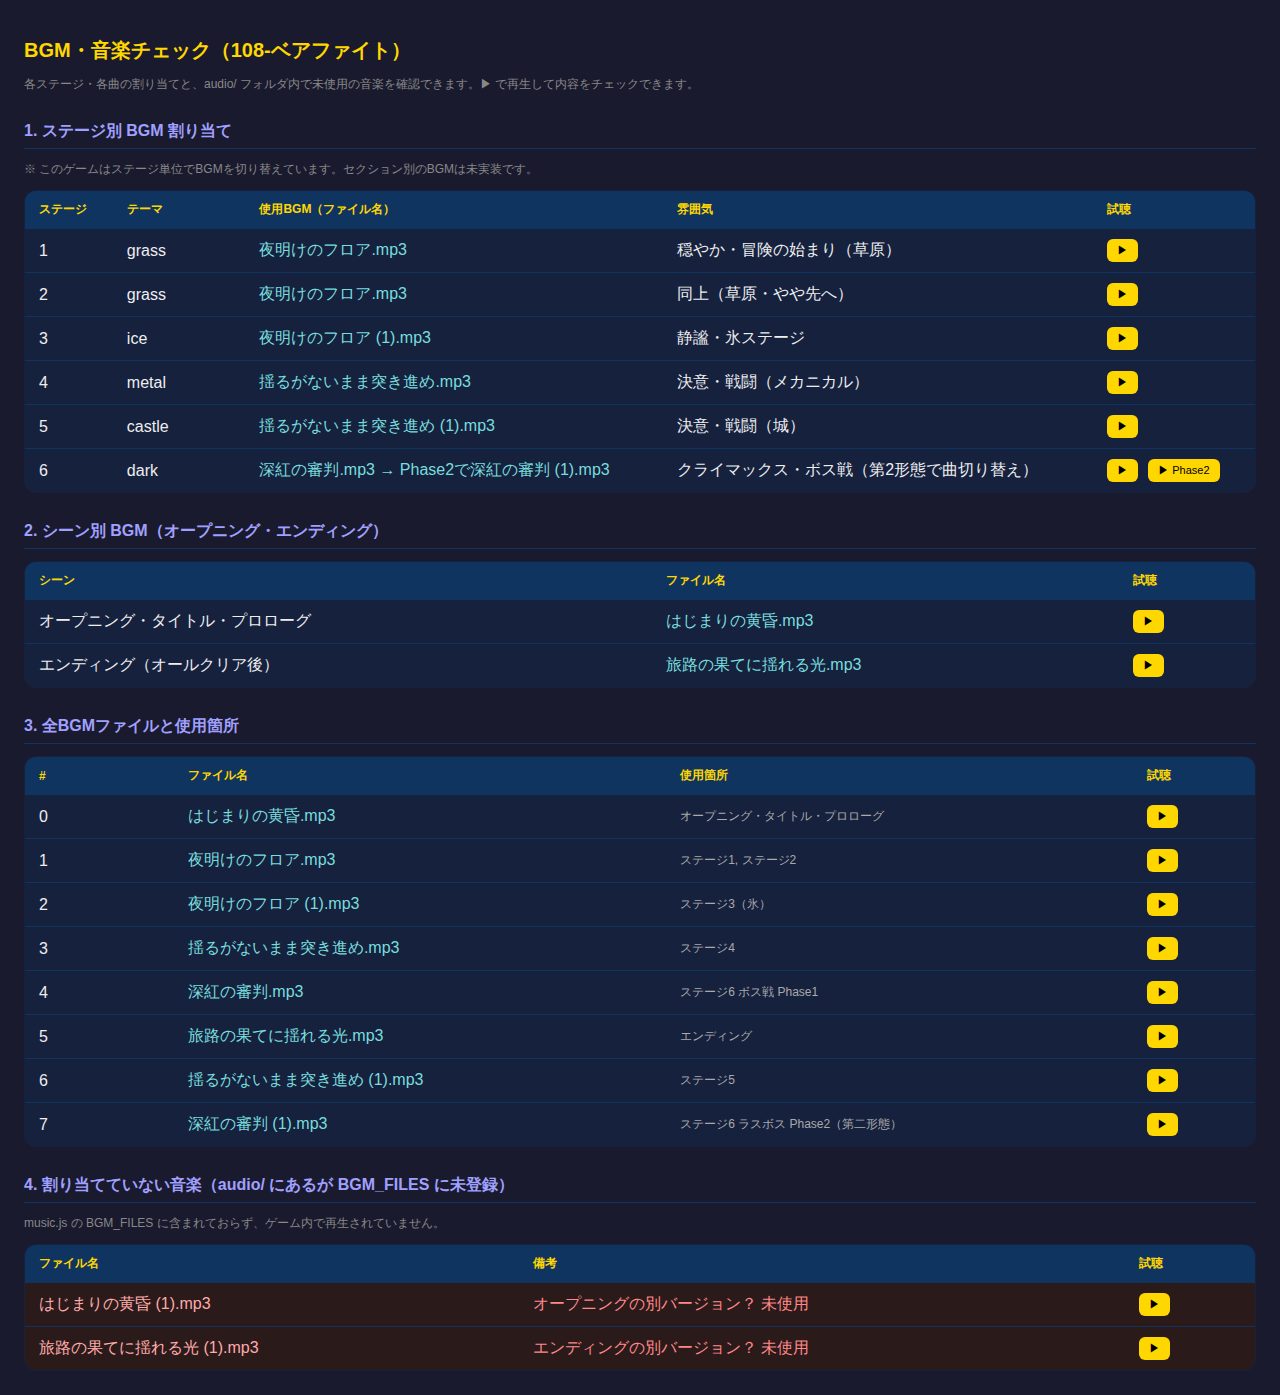
<file: check-music.html>
<!DOCTYPE html>
<html lang="ja">
<head>
  <meta charset="UTF-8">
  <meta name="viewport" content="width=device-width, initial-scale=1.0">
  <title>BGM・音楽チェック — 108-ベアファイト</title>
  <style>
    * { box-sizing: border-box; }
    body {
      font-family: sans-serif;
      background: #1a1a2e;
      color: #eee;
      padding: 24px;
      margin: 0;
    }
    h1 { font-size: 20px; margin-bottom: 8px; color: #ffd700; }
    .note { font-size: 12px; color: #888; margin-bottom: 24px; }
    h2 {
      font-size: 16px;
      margin: 28px 0 12px 0;
      color: #a0a0ff;
      border-bottom: 1px solid #0f3460;
      padding-bottom: 6px;
    }
    table {
      width: 100%;
      border-collapse: collapse;
      background: #16213e;
      border-radius: 12px;
      overflow: hidden;
      border: 1px solid #0f3460;
    }
    th, td {
      padding: 10px 14px;
      text-align: left;
      border-bottom: 1px solid #0f3460;
    }
    th {
      background: #0f3460;
      color: #ffd700;
      font-size: 12px;
    }
    tr:last-child td { border-bottom: none; }
    tr:hover td { background: #1a2a4e; }
    td:nth-child(1) { min-width: 80px; }
    td:nth-child(2) { min-width: 120px; }
    .file { color: #7dd; word-break: break-all; }
    .usage { font-size: 12px; color: #aaa; }
    .unassigned { background: #2a1a1a !important; color: #f88; }
    .unassigned .file { color: #faa; }
    .play-btn {
      display: inline-block;
      padding: 4px 10px;
      font-size: 11px;
      background: #ffd700;
      color: #000;
      border: none;
      border-radius: 6px;
      cursor: pointer;
      margin-right: 6px;
    }
    .play-btn:hover { background: #ffdd44; }
    .play-btn.stop { background: #666; color: #fff; }
    .playing { outline: 2px solid #ffd700; outline-offset: 2px; }
    ul { margin: 8px 0; padding-left: 20px; color: #ccc; font-size: 13px; }
    .section-note { font-size: 12px; color: #888; margin-top: 8px; }
  </style>
</head>
<body>
  <h1>BGM・音楽チェック（108-ベアファイト）</h1>
  <p class="note">各ステージ・各曲の割り当てと、audio/ フォルダ内で未使用の音楽を確認できます。▶ で再生して内容をチェックできます。</p>

  <h2>1. ステージ別 BGM 割り当て</h2>
  <p class="section-note">※ このゲームはステージ単位でBGMを切り替えています。セクション別のBGMは未実装です。</p>
  <table>
    <thead>
      <tr>
        <th>ステージ</th>
        <th>テーマ</th>
        <th>使用BGM（ファイル名）</th>
        <th>雰囲気</th>
        <th>試聴</th>
      </tr>
    </thead>
    <tbody>
      <tr>
        <td>1</td>
        <td>grass</td>
        <td class="file">夜明けのフロア.mp3</td>
        <td>穏やか・冒険の始まり（草原）</td>
        <td><button class="play-btn" data-src="audio/夜明けのフロア.mp3">▶</button></td>
      </tr>
      <tr>
        <td>2</td>
        <td>grass</td>
        <td class="file">夜明けのフロア.mp3</td>
        <td>同上（草原・やや先へ）</td>
        <td><button class="play-btn" data-src="audio/夜明けのフロア.mp3">▶</button></td>
      </tr>
      <tr>
        <td>3</td>
        <td>ice</td>
        <td class="file">夜明けのフロア (1).mp3</td>
        <td>静謐・氷ステージ</td>
        <td><button class="play-btn" data-src="audio/夜明けのフロア (1).mp3">▶</button></td>
      </tr>
      <tr>
        <td>4</td>
        <td>metal</td>
        <td class="file">揺るがないまま突き進め.mp3</td>
        <td>決意・戦闘（メカニカル）</td>
        <td><button class="play-btn" data-src="audio/揺るがないまま突き進め.mp3">▶</button></td>
      </tr>
      <tr>
        <td>5</td>
        <td>castle</td>
        <td class="file">揺るがないまま突き進め (1).mp3</td>
        <td>決意・戦闘（城）</td>
        <td><button class="play-btn" data-src="audio/揺るがないまま突き進め (1).mp3">▶</button></td>
      </tr>
      <tr>
        <td>6</td>
        <td>dark</td>
        <td class="file">深紅の審判.mp3 → Phase2で深紅の審判 (1).mp3</td>
        <td>クライマックス・ボス戦（第2形態で曲切り替え）</td>
        <td><button class="play-btn" data-src="audio/深紅の審判.mp3">▶</button> <button class="play-btn" data-src="audio/深紅の審判 (1).mp3">▶ Phase2</button></td>
      </tr>
    </tbody>
  </table>

  <h2>2. シーン別 BGM（オープニング・エンディング）</h2>
  <table>
    <thead>
      <tr>
        <th>シーン</th>
        <th>ファイル名</th>
        <th>試聴</th>
      </tr>
    </thead>
    <tbody>
      <tr>
        <td>オープニング・タイトル・プロローグ</td>
        <td class="file">はじまりの黄昏.mp3</td>
        <td><button class="play-btn" data-src="audio/はじまりの黄昏.mp3">▶</button></td>
      </tr>
      <tr>
        <td>エンディング（オールクリア後）</td>
        <td class="file">旅路の果てに揺れる光.mp3</td>
        <td><button class="play-btn" data-src="audio/旅路の果てに揺れる光.mp3">▶</button></td>
      </tr>
    </tbody>
  </table>

  <h2>3. 全BGMファイルと使用箇所</h2>
  <table>
    <thead>
      <tr>
        <th>#</th>
        <th>ファイル名</th>
        <th>使用箇所</th>
        <th>試聴</th>
      </tr>
    </thead>
    <tbody>
      <tr>
        <td>0</td>
        <td class="file">はじまりの黄昏.mp3</td>
        <td class="usage">オープニング・タイトル・プロローグ</td>
        <td><button class="play-btn" data-src="audio/はじまりの黄昏.mp3">▶</button></td>
      </tr>
      <tr>
        <td>1</td>
        <td class="file">夜明けのフロア.mp3</td>
        <td class="usage">ステージ1, ステージ2</td>
        <td><button class="play-btn" data-src="audio/夜明けのフロア.mp3">▶</button></td>
      </tr>
      <tr>
        <td>2</td>
        <td class="file">夜明けのフロア (1).mp3</td>
        <td class="usage">ステージ3（氷）</td>
        <td><button class="play-btn" data-src="audio/夜明けのフロア (1).mp3">▶</button></td>
      </tr>
      <tr>
        <td>3</td>
        <td class="file">揺るがないまま突き進め.mp3</td>
        <td class="usage">ステージ4</td>
        <td><button class="play-btn" data-src="audio/揺るがないまま突き進め.mp3">▶</button></td>
      </tr>
      <tr>
        <td>4</td>
        <td class="file">深紅の審判.mp3</td>
        <td class="usage">ステージ6 ボス戦 Phase1</td>
        <td><button class="play-btn" data-src="audio/深紅の審判.mp3">▶</button></td>
      </tr>
      <tr>
        <td>5</td>
        <td class="file">旅路の果てに揺れる光.mp3</td>
        <td class="usage">エンディング</td>
        <td><button class="play-btn" data-src="audio/旅路の果てに揺れる光.mp3">▶</button></td>
      </tr>
      <tr>
        <td>6</td>
        <td class="file">揺るがないまま突き進め (1).mp3</td>
        <td class="usage">ステージ5</td>
        <td><button class="play-btn" data-src="audio/揺るがないまま突き進め (1).mp3">▶</button></td>
      </tr>
      <tr>
        <td>7</td>
        <td class="file">深紅の審判 (1).mp3</td>
        <td class="usage">ステージ6 ラスボス Phase2（第二形態）</td>
        <td><button class="play-btn" data-src="audio/深紅の審判 (1).mp3">▶</button></td>
      </tr>
    </tbody>
  </table>

  <h2>4. 割り当てていない音楽（audio/ にあるが BGM_FILES に未登録）</h2>
  <p class="section-note">music.js の BGM_FILES に含まれておらず、ゲーム内で再生されていません。</p>
  <table>
    <thead>
      <tr>
        <th>ファイル名</th>
        <th>備考</th>
        <th>試聴</th>
      </tr>
    </thead>
    <tbody>
      <tr class="unassigned">
        <td class="file">はじまりの黄昏 (1).mp3</td>
        <td>オープニングの別バージョン？ 未使用</td>
        <td><button class="play-btn" data-src="audio/はじまりの黄昏 (1).mp3">▶</button></td>
      </tr>
      <tr class="unassigned">
        <td class="file">旅路の果てに揺れる光 (1).mp3</td>
        <td>エンディングの別バージョン？ 未使用</td>
        <td><button class="play-btn" data-src="audio/旅路の果てに揺れる光 (1).mp3">▶</button></td>
      </tr>
    </tbody>
  </table>

  <script>
    (function() {
      var currentAudio = null;
      function stopAll() {
        if (currentAudio) {
          currentAudio.pause();
          currentAudio.currentTime = 0;
          currentAudio = null;
        }
        document.querySelectorAll('.play-btn').forEach(function(btn) {
          btn.textContent = '▶';
          btn.classList.remove('stop');
          btn.parentElement.closest('tr') && btn.parentElement.closest('tr').classList.remove('playing');
        });
      }
      document.querySelectorAll('.play-btn').forEach(function(btn) {
        btn.addEventListener('click', function() {
          var src = this.getAttribute('data-src');
          if (!src) return;
          if (currentAudio && currentAudio.src && currentAudio.src.indexOf(src) !== -1 && !currentAudio.paused) {
            stopAll();
            return;
          }
          stopAll();
          currentAudio = new Audio(src);
          currentAudio.volume = 0.6;
          currentAudio.loop = false;
          var tr = this.closest('tr');
          tr && tr.classList.add('playing');
          this.textContent = '■';
          this.classList.add('stop');
          currentAudio.play().catch(function() {});
          currentAudio.onended = currentAudio.onerror = function() {
            if (currentAudio && currentAudio.src.indexOf(src) !== -1) {
              btn.textContent = '▶';
              btn.classList.remove('stop');
              tr && tr.classList.remove('playing');
            }
          };
        });
      });
    })();
  </script>
</body>
</html>
</file>
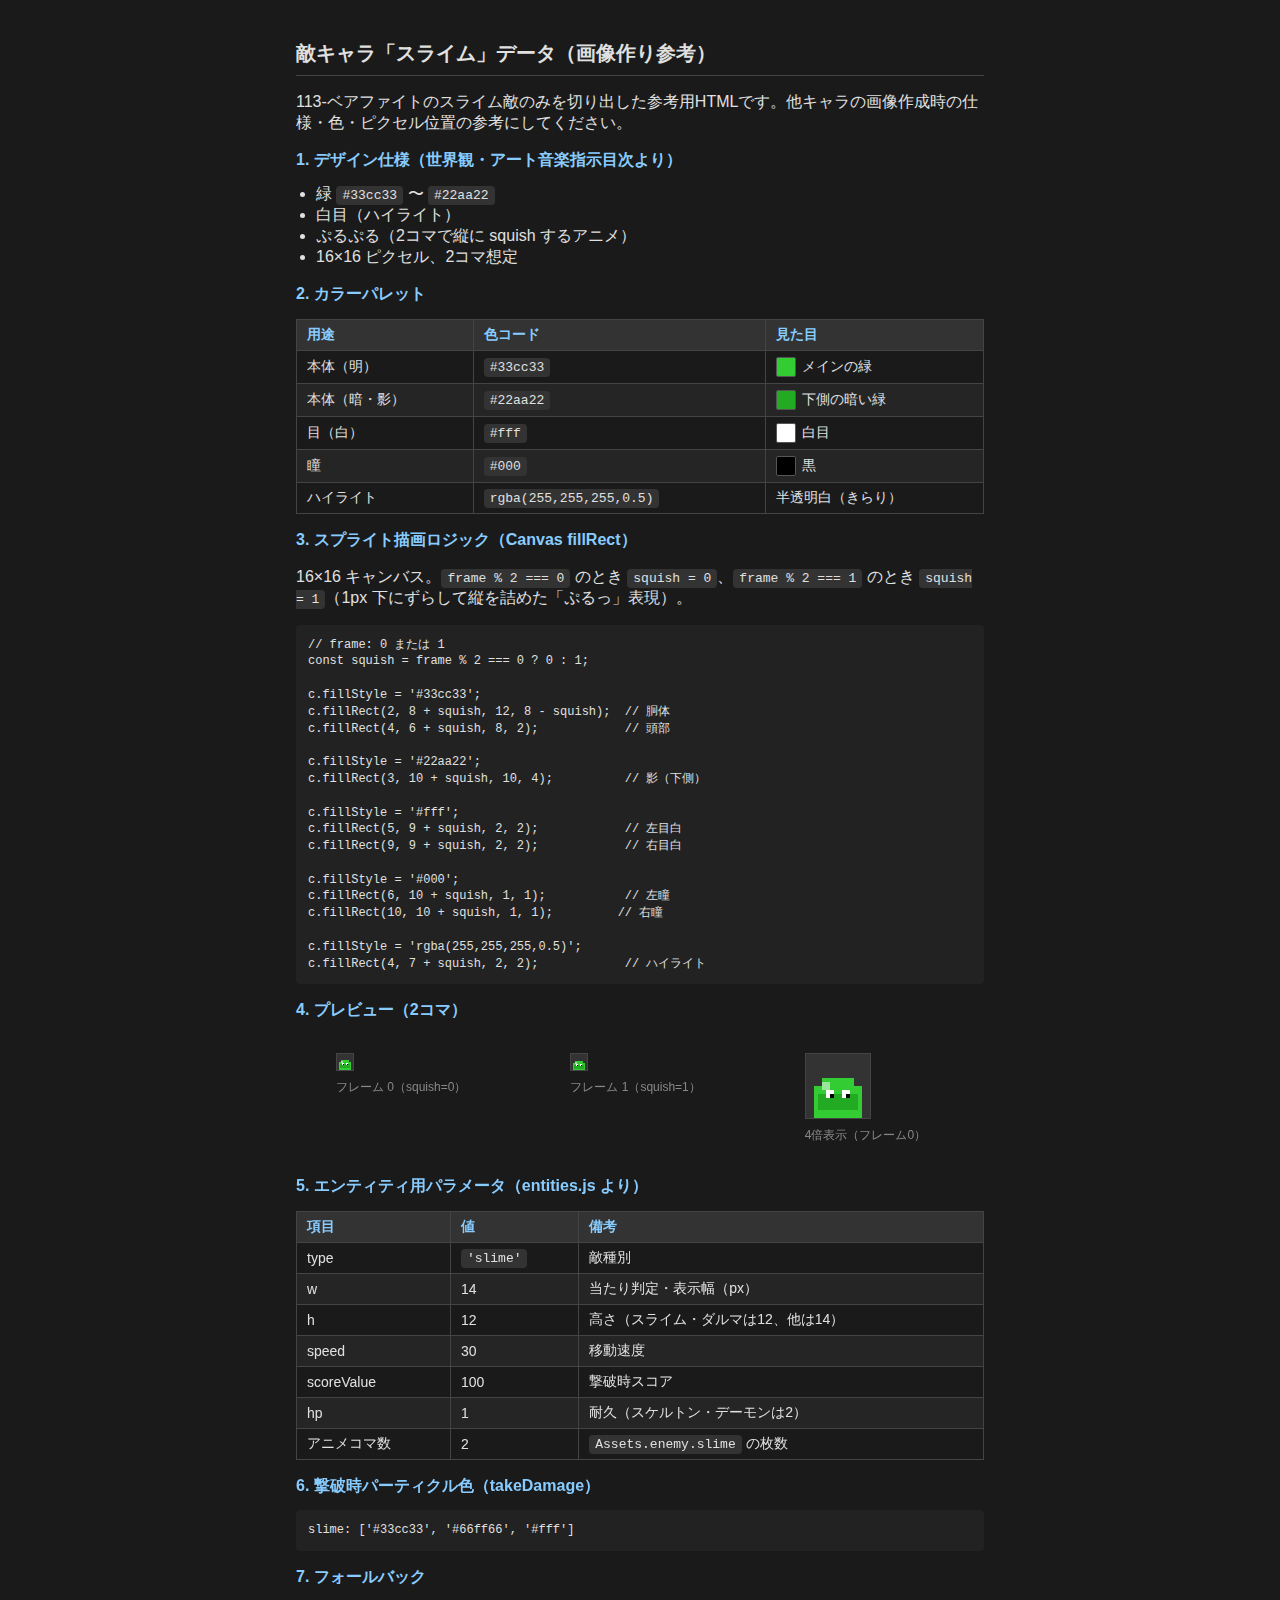
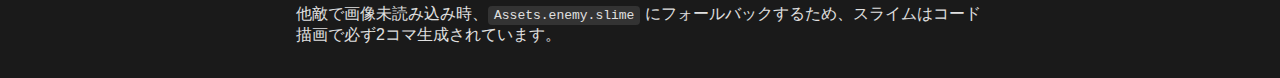
<file: docs/slime-reference.html>
<!DOCTYPE html>
<html lang="ja">
<head>
  <meta charset="UTF-8">
  <meta name="viewport" content="width=device-width, initial-scale=1">
  <title>敵キャラ「スライム」データ参考</title>
  <style>
    * { box-sizing: border-box; }
    body { font-family: sans-serif; max-width: 720px; margin: 0 auto; padding: 16px; background: #1a1a1a; color: #e0e0e0; }
    h1 { font-size: 1.25rem; margin-top: 24px; border-bottom: 1px solid #444; padding-bottom: 8px; }
    h2 { font-size: 1rem; margin-top: 16px; color: #8cf; }
    table { width: 100%; border-collapse: collapse; font-size: 14px; margin: 8px 0; }
    th, td { border: 1px solid #444; padding: 6px 10px; text-align: left; }
    th { background: #333; color: #8cf; }
    tr:nth-child(even) { background: #252525; }
    code { background: #333; padding: 2px 6px; border-radius: 4px; font-size: 13px; }
    pre { background: #222; padding: 12px; overflow-x: auto; font-size: 12px; line-height: 1.4; border-radius: 4px; }
    .preview { display: flex; gap: 24px; align-items: flex-start; flex-wrap: wrap; margin: 16px 0; }
    .preview canvas { image-rendering: pixelated; image-rendering: crisp-edges; border: 1px solid #444; background: #333; }
    .preview figcaption { font-size: 12px; color: #888; margin-top: 4px; }
    .color-swatch { display: inline-block; width: 20px; height: 20px; vertical-align: middle; margin-right: 6px; border: 1px solid #555; border-radius: 2px; }
    ul { margin: 4px 0; padding-left: 20px; }
  </style>
</head>
<body>
  <h1>敵キャラ「スライム」データ（画像作り参考）</h1>
  <p>113-ベアファイトのスライム敵のみを切り出した参考用HTMLです。他キャラの画像作成時の仕様・色・ピクセル位置の参考にしてください。</p>

  <h2>1. デザイン仕様（世界観・アート音楽指示目次より）</h2>
  <ul>
    <li>緑 <code>#33cc33</code> 〜 <code>#22aa22</code></li>
    <li>白目（ハイライト）</li>
    <li>ぷるぷる（2コマで縦に squish するアニメ）</li>
    <li>16×16 ピクセル、2コマ想定</li>
  </ul>

  <h2>2. カラーパレット</h2>
  <table>
    <thead>
      <tr><th>用途</th><th>色コード</th><th>見た目</th></tr>
    </thead>
    <tbody>
      <tr><td>本体（明）</td><td><code>#33cc33</code></td><td><span class="color-swatch" style="background:#33cc33"></span>メインの緑</td></tr>
      <tr><td>本体（暗・影）</td><td><code>#22aa22</code></td><td><span class="color-swatch" style="background:#22aa22"></span>下側の暗い緑</td></tr>
      <tr><td>目（白）</td><td><code>#fff</code></td><td><span class="color-swatch" style="background:#fff"></span>白目</td></tr>
      <tr><td>瞳</td><td><code>#000</code></td><td><span class="color-swatch" style="background:#000"></span>黒</td></tr>
      <tr><td>ハイライト</td><td><code>rgba(255,255,255,0.5)</code></td><td>半透明白（きらり）</td></tr>
    </tbody>
  </table>

  <h2>3. スプライト描画ロジック（Canvas fillRect）</h2>
  <p>16×16 キャンバス。<code>frame % 2 === 0</code> のとき <code>squish = 0</code>、<code>frame % 2 === 1</code> のとき <code>squish = 1</code>（1px 下にずらして縦を詰めた「ぷるっ」表現）。</p>
  <pre>// frame: 0 または 1
const squish = frame % 2 === 0 ? 0 : 1;

c.fillStyle = '#33cc33';
c.fillRect(2, 8 + squish, 12, 8 - squish);  // 胴体
c.fillRect(4, 6 + squish, 8, 2);            // 頭部

c.fillStyle = '#22aa22';
c.fillRect(3, 10 + squish, 10, 4);          // 影（下側）

c.fillStyle = '#fff';
c.fillRect(5, 9 + squish, 2, 2);            // 左目白
c.fillRect(9, 9 + squish, 2, 2);            // 右目白

c.fillStyle = '#000';
c.fillRect(6, 10 + squish, 1, 1);           // 左瞳
c.fillRect(10, 10 + squish, 1, 1);         // 右瞳

c.fillStyle = 'rgba(255,255,255,0.5)';
c.fillRect(4, 7 + squish, 2, 2);            // ハイライト</pre>

  <h2>4. プレビュー（2コマ）</h2>
  <div class="preview">
    <figure>
      <canvas id="c0" width="16" height="16"></canvas>
      <figcaption>フレーム 0（squish=0）</figcaption>
    </figure>
    <figure>
      <canvas id="c1" width="16" height="16"></canvas>
      <figcaption>フレーム 1（squish=1）</figcaption>
    </figure>
    <figure>
      <canvas id="c2" width="64" height="64"></canvas>
      <figcaption>4倍表示（フレーム0）</figcaption>
    </figure>
  </div>

  <h2>5. エンティティ用パラメータ（entities.js より）</h2>
  <table>
    <thead>
      <tr><th>項目</th><th>値</th><th>備考</th></tr>
    </thead>
    <tbody>
      <tr><td>type</td><td><code>'slime'</code></td><td>敵種別</td></tr>
      <tr><td>w</td><td>14</td><td>当たり判定・表示幅（px）</td></tr>
      <tr><td>h</td><td>12</td><td>高さ（スライム・ダルマは12、他は14）</td></tr>
      <tr><td>speed</td><td>30</td><td>移動速度</td></tr>
      <tr><td>scoreValue</td><td>100</td><td>撃破時スコア</td></tr>
      <tr><td>hp</td><td>1</td><td>耐久（スケルトン・デーモンは2）</td></tr>
      <tr><td>アニメコマ数</td><td>2</td><td><code>Assets.enemy.slime</code> の枚数</td></tr>
    </tbody>
  </table>

  <h2>6. 撃破時パーティクル色（takeDamage）</h2>
  <pre>slime: ['#33cc33', '#66ff66', '#fff']</pre>

  <h2>7. フォールバック</h2>
  <p>他敵で画像未読み込み時、<code>Assets.enemy.slime</code> にフォールバックするため、スライムはコード描画で必ず2コマ生成されています。</p>

  <script>
    function drawSlime(ctx, frame) {
      const squish = frame % 2 === 0 ? 0 : 1;
      ctx.fillStyle = '#33cc33';
      ctx.fillRect(2, 8 + squish, 12, 8 - squish);
      ctx.fillRect(4, 6 + squish, 8, 2);
      ctx.fillStyle = '#22aa22';
      ctx.fillRect(3, 10 + squish, 10, 4);
      ctx.fillStyle = '#fff';
      ctx.fillRect(5, 9 + squish, 2, 2);
      ctx.fillRect(9, 9 + squish, 2, 2);
      ctx.fillStyle = '#000';
      ctx.fillRect(6, 10 + squish, 1, 1);
      ctx.fillRect(10, 10 + squish, 1, 1);
      ctx.fillStyle = 'rgba(255,255,255,0.5)';
      ctx.fillRect(4, 7 + squish, 2, 2);
    }

    [0, 1].forEach(i => {
      const c = document.getElementById('c' + i);
      const ctx = c.getContext('2d');
      ctx.clearRect(0, 0, 16, 16);
      drawSlime(ctx, i);
    });

    const c2 = document.getElementById('c2');
    const ctx2 = c2.getContext('2d');
    ctx2.imageSmoothingEnabled = false;
    const tmp = document.createElement('canvas');
    tmp.width = 16;
    tmp.height = 16;
    drawSlime(tmp.getContext('2d'), 0);
    ctx2.drawImage(tmp, 0, 0, 16, 16, 0, 0, 64, 64);
  </script>
</body>
</html>
</file>
